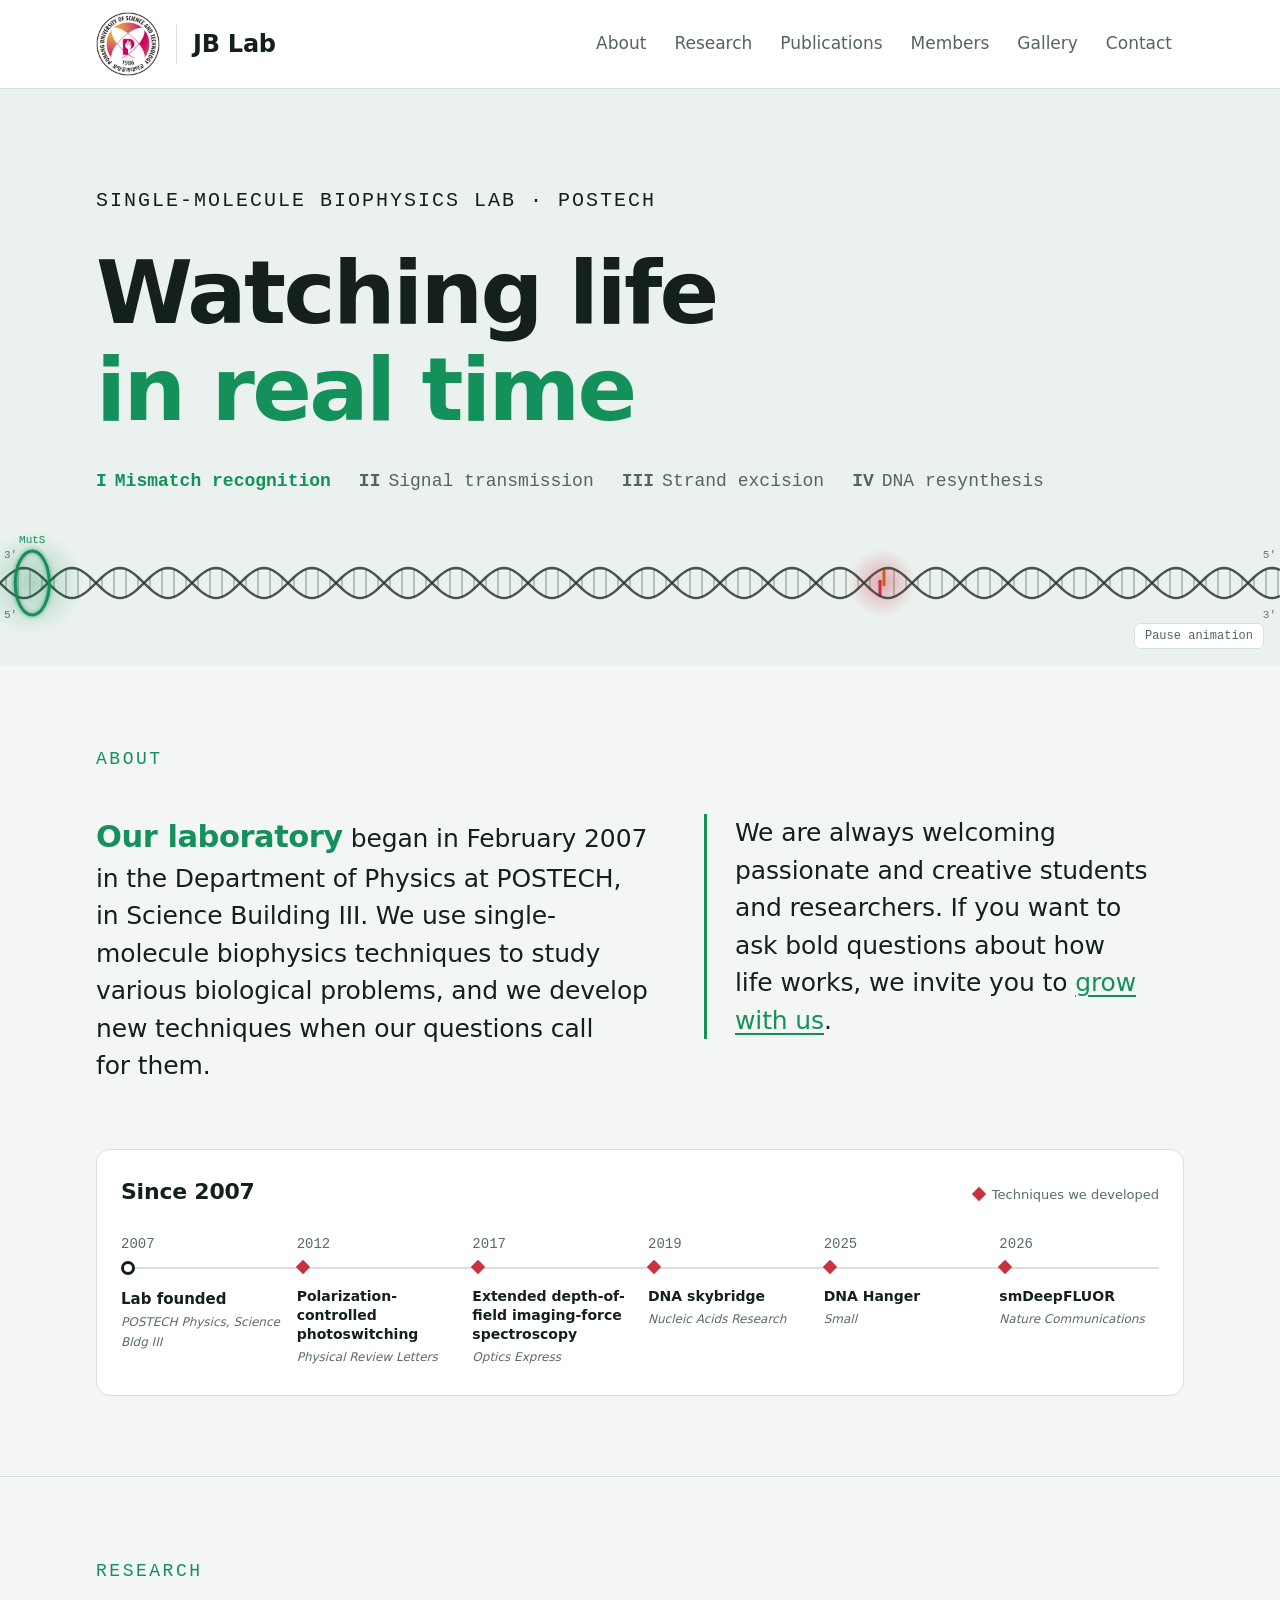
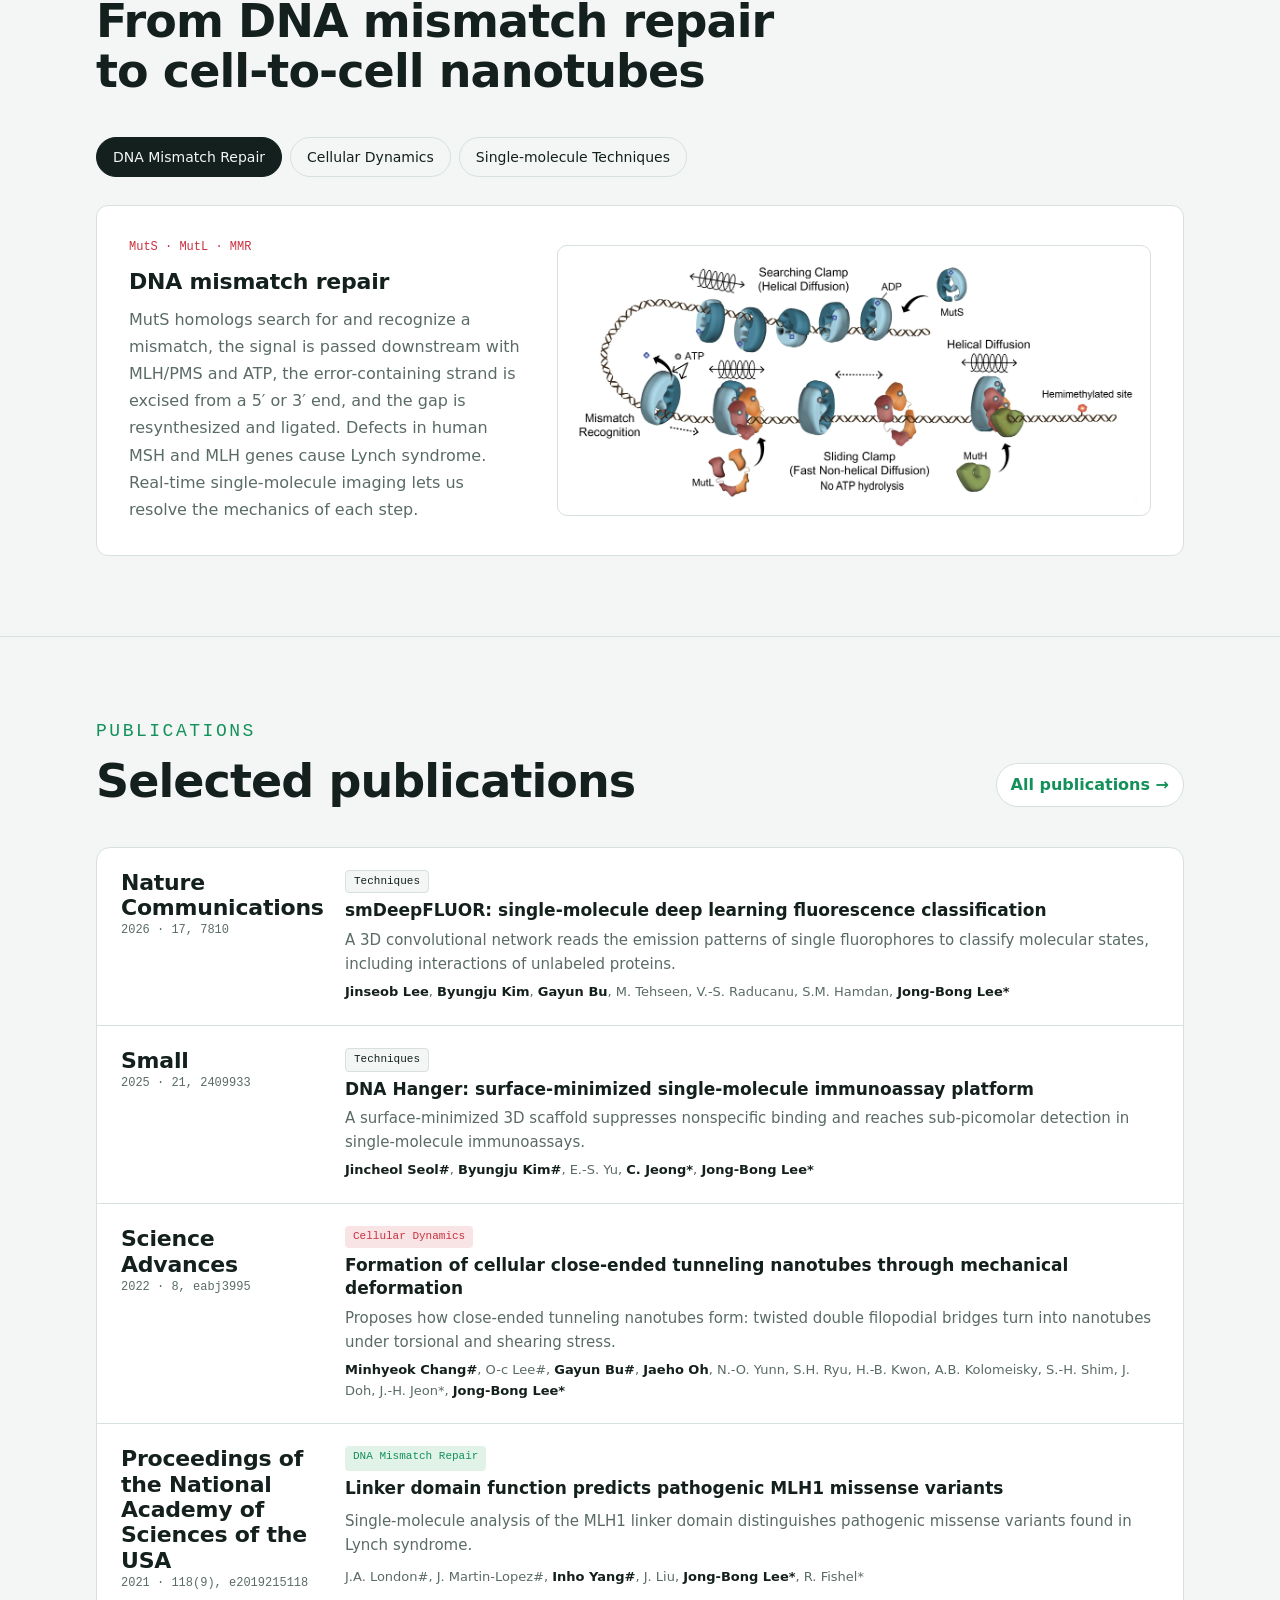
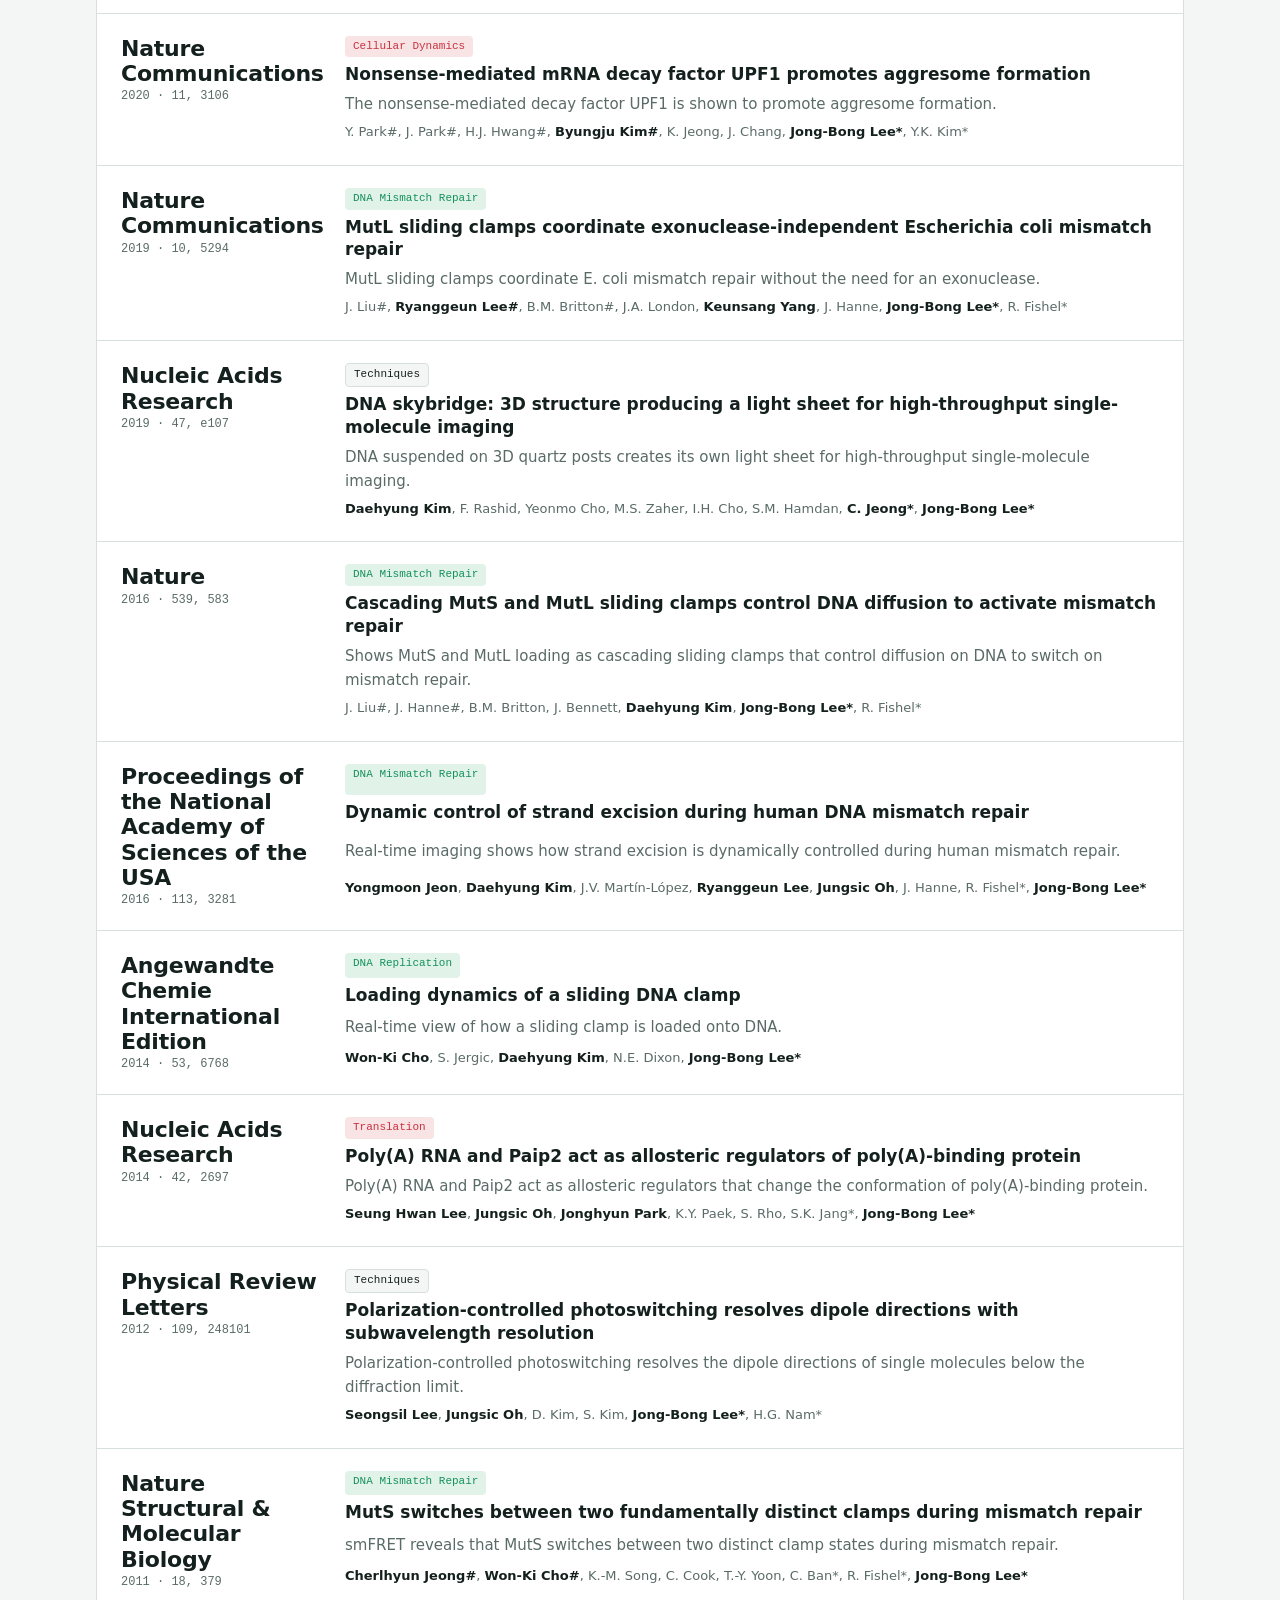
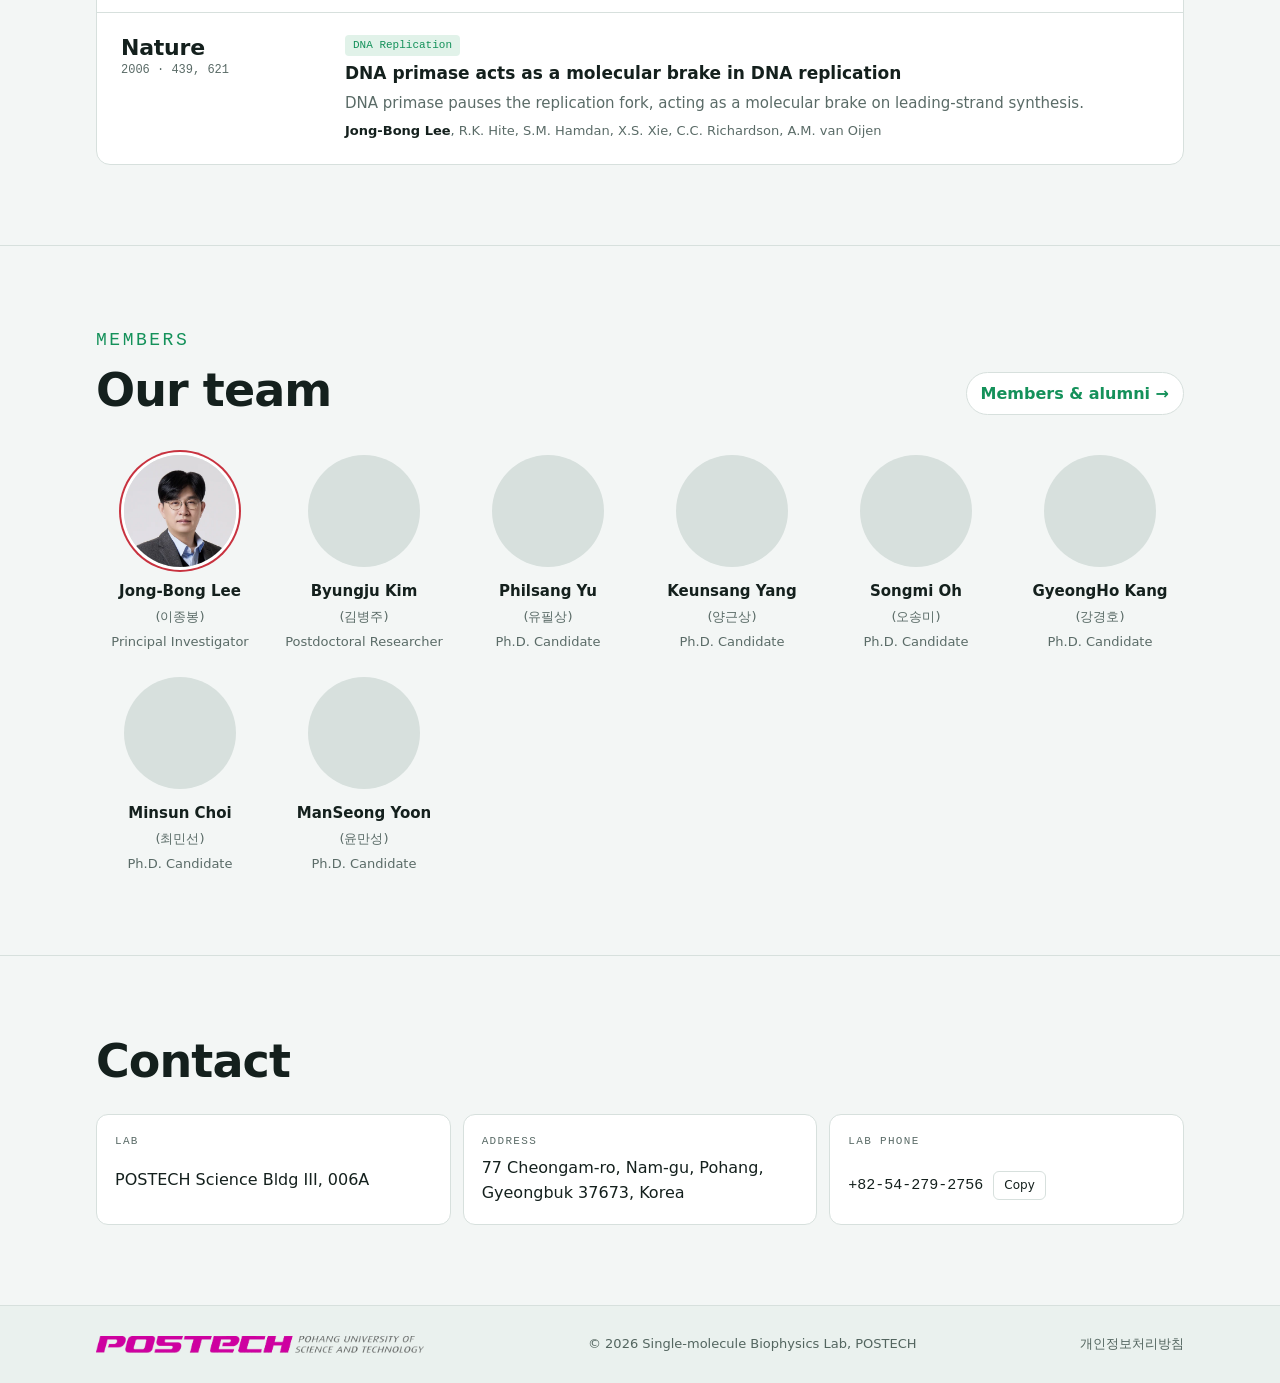
<file: index.html>
<!doctype html>
<html lang="en">
<head>
<meta charset="utf-8">
<meta http-equiv="Content-Security-Policy" content="default-src 'self'; script-src 'self'; style-src 'self' https://fonts.googleapis.com; font-src 'self' https://fonts.gstatic.com; img-src 'self' data:; media-src 'self'; connect-src 'self'; object-src 'none'; base-uri 'self'; form-action 'none'; upgrade-insecure-requests">
<meta name="referrer" content="strict-origin-when-cross-origin">
<meta http-equiv="X-Content-Type-Options" content="nosniff">
<meta name="viewport" content="width=device-width, initial-scale=1, viewport-fit=cover">
<title>JB Lab · Single-molecule Biophysics Lab, POSTECH</title>
<meta name="description" content="Jong-Bong Lee's Single-molecule Biophysics Lab at POSTECH: DNA mismatch repair, tunneling nanotubes and single-molecule imaging techniques.">
<meta property="og:type" content="website">
<meta property="og:title" content="JB Lab · Single-molecule Biophysics Lab, POSTECH">
<meta property="og:description" content="Watching life in real time: single-molecule biophysics at POSTECH.">
<meta property="og:url" content="https://jblab.postech.ac.kr/">
<meta property="og:image" content="https://jblab.postech.ac.kr/img/og-image.png">
<link rel="canonical" href="https://jblab.postech.ac.kr/">
<link rel="icon" href="img/favicon.svg" type="image/svg+xml">
<link rel="icon" href="img/favicon-32.png" sizes="32x32" type="image/png">
<link rel="apple-touch-icon" href="img/apple-touch-icon.png">
<link rel="preconnect" href="https://fonts.googleapis.com">
<link rel="preconnect" href="https://fonts.gstatic.com" crossorigin>
<link rel="stylesheet" href="https://fonts.googleapis.com/css2?family=Bricolage+Grotesque:opsz,wght@12..96,400;12..96,600;12..96,800&family=IBM+Plex+Sans:wght@400;500;600&family=IBM+Plex+Mono:wght@400;500&family=Noto+Sans+KR:wght@400;600&display=swap">
<link rel="stylesheet" href="css/style.css">
</head>
<body>
<header class="top">
  <div class="wrap">
    <div class="brand-wrap">
      <a class="emblem" href="https://www.postech.ac.kr/kor/index.do" target="_blank" rel="noopener noreferrer" aria-label="POSTECH homepage"><img src="img/postech-emblem.png" alt="POSTECH emblem" width="192" height="192"></a>
      <span class="brand-div" aria-hidden="true"></span>
      <a class="brand" href="#top">JB Lab</a>
    </div>
    <nav class="main" aria-label="Sections">
      <a href="#about" data-sec="about">About</a><a href="#research" data-sec="research">Research</a><a href="#publications" data-view="publications">Publications</a><a href="#members" data-view="members">Members</a><a href="#gallery" data-view="gallery">Gallery</a><a href="#contact" data-sec="contact">Contact</a>
    </nav>
  </div>
</header>

<main>
<div class="view" data-view="home">
<div class="hero" id="top">
  <canvas id="field" aria-hidden="true"></canvas>
  <div class="wrap">
    <div class="eyebrow">Single-molecule Biophysics Lab · POSTECH</div>
    <h1>Watching life <em>in real time</em></h1>
    <ol class="stages" id="stages" aria-label="DNA mismatch repair steps shown in the animation">
      <li class="on"><b>I</b>Mismatch recognition</li>
      <li><b>II</b>Signal transmission</li>
      <li><b>III</b>Strand excision</li>
      <li><b>IV</b>DNA resynthesis</li>
    </ol>
  </div>
  <button class="anim-btn" id="anim-btn" type="button" aria-pressed="false">Pause animation</button>
</div>
<section id="about">
  <div class="wrap welcome">
    <div class="sec-head about-head">
      <div class="eyebrow">About</div>
    </div>
    <div class="body">
      <p><strong class="lead-in">Our laboratory</strong> began in February 2007 in the Department of Physics at POSTECH, in Science Building III. We use single-molecule biophysics techniques to study various biological problems, and we develop new techniques when our questions call for them.</p>
      <p>We are always welcoming passionate and creative students and researchers. If you want to ask bold questions about how life works, we invite you to <a href="#contact">grow with us</a>.</p>
    </div>
    <figure class="since" lang="en" aria-labelledby="since-cap">
      <figcaption id="since-cap">
        <span class="since-title">Since 2007</span>
        <span class="since-key"><span><i class="mk tool"></i>Techniques we developed</span></span>
      </figcaption>
      <ol class="tl">
        <li class="start"><span class="yr">2007</span><i class="mk start"></i><b>Lab founded</b><span class="src">POSTECH Physics, Science Bldg III</span></li>
        <li class="tool"><span class="yr">2012</span><i class="mk tool"></i><b>Polarization-controlled photoswitching</b><span class="src">Physical Review Letters</span></li>
        <li class="tool"><span class="yr">2017</span><i class="mk tool"></i><b>Extended depth-of-field imaging-force spectroscopy</b><span class="src">Optics Express</span></li>
        <li class="tool"><span class="yr">2019</span><i class="mk tool"></i><b>DNA skybridge</b><span class="src">Nucleic Acids Research</span></li>
        <li class="tool"><span class="yr">2025</span><i class="mk tool"></i><b>DNA Hanger</b><span class="src">Small</span></li>
        <li class="tool"><span class="yr">2026</span><i class="mk tool"></i><b>smDeepFLUOR</b><span class="src">Nature Communications</span></li>
      </ol>
    </figure>
  </div>
</section>

<section id="research">
  <div class="wrap">
    <div class="sec-head">
      <div class="eyebrow">Research</div>
      <h2>From DNA mismatch repair to cell-to-cell nanotubes</h2>
    </div>
    <div class="tabs" role="tablist" aria-label="Research programs">
      <button class="tab" role="tab" id="tab-dna" aria-selected="true" data-g="dna">DNA Mismatch Repair</button>
      <button class="tab" role="tab" id="tab-cell" aria-selected="false" data-g="cell">Cellular Dynamics</button>
      <button class="tab" role="tab" id="tab-tech" aria-selected="false" data-g="tech">Single-molecule Techniques</button>
    </div>
    <div class="topics" id="topics" role="tabpanel"></div>
  </div>
</section>

<section id="highlights">
  <div class="wrap">
    <div class="sec-head row-head"><div><div class="eyebrow">Publications</div><h2>Selected publications</h2></div><a class="more-link" href="#publications">All publications &rarr;</a></div>
    <ol class="sel-list" id="selected"></ol>
  </div>
</section>

<section id="team">
  <div class="wrap">
    <div class="sec-head row-head"><div><div class="eyebrow">Members</div><h2>Our team</h2></div><a class="more-link" href="#members">Members &amp; alumni &rarr;</a></div>
    <ul class="team-grid" id="team-grid"></ul>
  </div>
</section>

<section id="contact">
  <div class="wrap contact">
    <div class="sec-head"><h2>Contact</h2></div>
    <div class="cards">
      <div class="cinfo"><span class="eyebrow">Lab</span><span>POSTECH Science Bldg III, 006A</span></div>
      <div class="cinfo"><span class="eyebrow">Address</span><span>77 Cheongam-ro, Nam-gu, Pohang, Gyeongbuk 37673, Korea</span></div>
      <div class="cinfo"><span class="eyebrow">Lab phone</span><div class="copyrow"><span>+82-54-279-2756</span><button class="copy" id="copy-tel" data-v="+82-54-279-2756">Copy</button></div></div>
    </div>
  </div>
</section>
</div>
<div class="view" data-view="publications" hidden>
<section class="page" aria-labelledby="pubs-title">
  <div class="wrap">
    <div class="sec-head">
      <div class="eyebrow">Publications</div>
      <h2 id="pubs-title">Papers &amp; preprints</h2>
      <p>Corresponding authors marked with *, equal contribution with #.</p>
    </div>
    <div class="pub-tools">
      <div class="tabs tabs-flush" role="group" aria-label="Filter">
        <button class="tab" id="f-all" aria-pressed="true" aria-selected="true" data-f="all">All</button>
        <button class="tab" id="f-paper" aria-selected="false" data-f="paper">Papers</button>
        <button class="tab" id="f-pre" aria-selected="false" data-f="pre">Preprints</button>
      </div>
      <input id="pub-search" type="search" placeholder="Search title, author or journal" aria-label="Search publications">
      <span class="pub-count" id="pub-count"></span>
    </div>
    <div id="pub-list"></div>
  </div>
</section>
</div>
<div class="view" data-view="members" hidden>
<section class="page" aria-labelledby="people-title">
  <div class="wrap">
    <div class="sec-head"><div class="eyebrow" id="people-title">Members</div></div>
    <div class="group-label first">Principal Investigator · Professor</div>
    <div class="pi">
      <div class="avatar photo"><img src="img/people/jblee.webp" alt="Jong-Bong Lee" width="320" height="320"></div>
      <div>
        <h3>Jong-Bong Lee <span class="ko pi-ko">(이종봉)</span></h3>
        <p class="pi-title">Professor, Department of Physics &amp; I-BIO, POSTECH<br>Vice President of Academic Affairs, POSTECH</p>
        <dl class="facts">
          <dt>Office</dt><dd>Science Bldg III, Room 215 (공학3동 215호)</dd>
          <dt>Tel</dt><dd>054-279-2095</dd>
          <dt>E-mail</dt><dd class="mono">jblee@postech.ac.kr</dd>
        </dl>
      </div>
      <div class="pi-bio">
        <div class="bio-cols">
          <div class="bio-col" role="group" aria-labelledby="bio-edu"><h4 id="bio-edu">Education</h4><ul class="cv cv-short">
            <li><time>2004</time><span>Ph.D., Physics, Brandeis University, USA <small>Advisor: Prof. Robert B. Meyer</small></span></li>
            <li><time>1996</time><span>M.S., Physics, Sogang University <small>Advisor: Prof. Sin-Doo Lee</small></span></li>
            <li><time>1993</time><span>B.S., Physics (minor in Mathematics), Sogang University</span></li>
          </ul></div>
          <div class="bio-col" role="group" aria-labelledby="bio-car"><h4 id="bio-car">Career</h4><ul class="cv">
            <li><time>2023 ~ Present</time><span>Vice President of Academic Affairs, POSTECH</span></li>
            <li><time>2007 ~ Present</time><span>Assistant, Associate and Full Professor, Department of Physics, POSTECH</span></li>
            <li><time>2019 ~ 2023</time><span>Head, Division of Interdisciplinary Bioscience &amp; Bioengineering (I-BIO), POSTECH</span></li>
            <li><time>2017 ~ 2019</time><span>Mueunjae-Chaired Professor, POSTECH</span></li>
            <li><time>2004 ~ 2007</time><span>Postdoctoral Researcher, Harvard Medical School, USA</span></li>
          </ul></div>
          <div class="bio-col" role="group" aria-labelledby="bio-svc"><h4 id="bio-svc">Service</h4><ul class="cv">
            <li><time>2021 ~ Present</time><span>Member, Commission on Biological Physics, International Union of Pure and Applied Physics (IUPAP)</span></li>
            <li><time>2025 ~ 2026</time><span>Auditor, Asia Pacific Center for Theoretical Physics (APCTP)</span></li>
            <li><time>2019 ~ 2021</time><span>Chair, Division of Biological Physics, Korean Physical Society</span></li>
          </ul></div>
        </div>
      </div>
    </div>
    <div class="group-label">Postdoctoral Researcher</div>
    <div class="people" id="postdocs"></div>
    <div class="group-label">Graduate Students</div>
    <div class="people" id="students"></div>
    <div class="group-label">Alumni</div>
    <div class="alumni" id="alumni"></div>
  </div>
</section>
</div>
<div class="view" data-view="gallery" hidden>
<section class="page" aria-labelledby="gallery-title">
  <div class="wrap">
    <div class="sec-head"><div class="eyebrow">Life in the lab</div><h2 id="gallery-title">Photo gallery</h2></div>
    <div class="gal-tools">
      <div class="tabs gal-years" id="gal-years" role="group" aria-label="Filter by year"></div>
      <span class="pub-count" id="gal-count"></span>
    </div>
    <div id="gal-list"></div>
  </div>
</section>
</div>
</main>
<div class="lb" id="lb" hidden role="dialog" aria-modal="true" aria-labelledby="lb-title">
  <div class="lb-bar">
    <div class="lb-meta"><b id="lb-title"></b><span id="lb-sub"></span></div>
    <button class="lb-btn" id="lb-close" type="button" aria-label="Close">&times;</button>
  </div>
  <div class="lb-stage">
    <button class="lb-btn lb-nav" id="lb-prev" type="button" aria-label="Previous photo">&lsaquo;</button>
    <img id="lb-img" alt="">
    <button class="lb-btn lb-nav" id="lb-next" type="button" aria-label="Next photo">&rsaquo;</button>
  </div>
</div>

<footer>
  <div class="wrap">
    <a class="univ" href="https://www.postech.ac.kr/kor/index.do" target="_blank" rel="noopener noreferrer" aria-label="POSTECH homepage"><img src="img/postech-logo.webp" alt="POSTECH, Pohang University of Science and Technology" width="1855" height="96"></a>
    <span class="copy-note">© 2026 Single-molecule Biophysics Lab, POSTECH</span>
    <a class="privacy" href="https://www.postech.ac.kr/kor/usage-guide/privacy_policy.do" target="_blank" rel="noopener noreferrer" lang="ko">개인정보처리방침</a>
  </div>
</footer>

<script src="js/main.js" defer></script>
</body>
</html>
</file>
<file: css/style.css>
/* JB Lab - Single-molecule Biophysics Lab, POSTECH */
html{color-scheme:light;padding-top:env(safe-area-inset-top,0px);padding-bottom:env(safe-area-inset-bottom,0px)}
body{margin:0}
img,video{max-width:100%}
[hidden]{display:none!important}
/* Layout: a pale mint masthead with the mismatch-repair animation, then a cool lab-bench page; one light theme everywhere to keep it easy on the eyes. */
:root{
  --bg:#f3f6f5; --surface:#ffffff; --fg:#14201d; --muted:#5a6b67; --line:#d7e0dd;
  --donor:#14915a; --acceptor:#c8323f; --donor-soft:#e1f2e9; --acceptor-soft:#f8e3e5;
  --field:#eaf1ee; --field-fg:#14201d; --field-muted:#53655f;
  --f-display:"Bricolage Grotesque","Noto Sans KR",system-ui,sans-serif;
  --f-body:"IBM Plex Sans","Noto Sans KR",system-ui,sans-serif;
  --f-mono:"IBM Plex Mono",ui-monospace,Menlo,monospace;
  color-scheme:light;
}

*{box-sizing:border-box}
html{scroll-behavior:smooth;scroll-padding-top:92px}
@media (prefers-reduced-motion: reduce){html{scroll-behavior:auto}}
body{background:var(--bg);color:var(--fg);font-family:var(--f-body);font-size:16px;line-height:1.6}
body::before{content:"";position:fixed;inset:0 0 auto;height:env(safe-area-inset-top,0px);z-index:10;background:var(--surface)}
a{color:inherit}
:focus-visible{outline:2px solid var(--donor);outline-offset:3px;border-radius:4px}
.wrap{max-width:1120px;margin:0 auto;padding-left:max(16px,env(safe-area-inset-left,0px));padding-right:max(16px,env(safe-area-inset-right,0px))}
h1,h2,h3{font-family:var(--f-display);text-wrap:balance;margin:0;line-height:1.1}
.eyebrow{font-family:var(--f-mono);font-size:12px;letter-spacing:.12em;text-transform:uppercase;color:var(--muted)}

/* header */
header.top{position:sticky;top:env(safe-area-inset-top,0px);z-index:20;background:var(--surface);color:var(--field-fg);border-bottom:1px solid var(--line)}
header.top .wrap{display:flex;align-items:center;gap:16px;padding-block:12px;flex-wrap:wrap}
.brand{display:flex;align-items:center;gap:10px;text-decoration:none;font-family:var(--f-display);font-weight:800;font-size:clamp(20px,2vw,24px);letter-spacing:-.01em}
.brand-wrap{display:flex;align-items:center;gap:16px}
.emblem{display:block;flex:none;border-radius:50%}
.emblem img{display:block;width:64px;height:64px}
@media (max-width:820px){.emblem img{width:52px;height:52px}}
.brand-div{width:1px;height:40px;background:var(--line)}
nav.main{margin-left:auto;display:flex;gap:4px;flex-wrap:wrap}
nav.main a{text-decoration:none;font-size:17px;font-weight:500;color:var(--field-muted);padding:8px 12px;border-radius:6px;white-space:nowrap}
nav.main a:hover{color:var(--field-fg);background:var(--donor-soft)}
nav.main a.on{color:var(--field-fg);background:var(--donor-soft);box-shadow:inset 0 -2px 0 var(--donor)}
/* pages: home scrolls through the lab; Publications, Members and Gallery are separate views routed on the URL hash */
.page{padding-block:64px 88px}
.page .sec-head h2{font-size:clamp(34px,5vw,54px)}
.sec-head.row-head{display:flex;justify-content:space-between;align-items:flex-end;gap:12px 24px;flex-wrap:wrap}
.row-head > div{display:grid;gap:10px}
.more-link{font-weight:600;color:var(--donor);text-decoration:none;white-space:nowrap;padding:8px 14px;border:1px solid var(--line);border-radius:999px;background:var(--surface)}
.more-link:hover{border-color:var(--donor)}
.team-grid{list-style:none;margin:0;padding:0;display:grid;grid-template-columns:repeat(auto-fill,minmax(min(100%,150px),1fr));gap:24px 16px}
.team-grid li{display:grid;justify-items:center;text-align:center;gap:4px}
.team-grid .avatar{width:112px;height:112px;margin-bottom:8px;font-size:28px}
.team-grid li.lead .avatar{box-shadow:0 0 0 3px var(--surface),0 0 0 5px var(--acceptor)}
.team-grid b{font-weight:600;font-size:15px}
.team-grid .ko{font-family:"Noto Sans KR",var(--f-body);font-size:13px;color:var(--muted)}
.team-grid .role{font-size:13px;color:var(--muted)}

/* hero */
.hero{background:var(--field);color:var(--field-fg);position:relative;overflow:hidden}
.hero canvas{position:absolute;inset:0;width:100%;height:100%;display:block}
.hero .wrap{position:relative;padding-block:96px 170px;display:grid;gap:28px}
.hero .eyebrow{color:var(--field-fg);font-size:clamp(15px,1.9vw,20px);letter-spacing:.1em;font-weight:500}
.hero h1{font-size:clamp(40px,7.5vw,88px);font-weight:800;letter-spacing:-.03em;max-width:13ch}
.hero h1 em{font-style:normal;color:var(--donor)}
.hero p{max-width:56ch;font-size:18px;color:var(--muted);margin:0}
.hero .meta{display:flex;gap:24px;flex-wrap:wrap;font-family:var(--f-mono);font-size:13px;color:var(--field-muted)}
.hero .meta b{display:block;font-family:var(--f-display);font-size:30px;color:var(--field-fg);font-weight:600}
.scalebar{position:absolute;right:max(16px,env(safe-area-inset-right,0px));bottom:20px;font-family:var(--f-mono);font-size:11px;color:var(--field-muted);text-align:center}
.scalebar span{display:block;width:72px;height:4px;background:var(--field-fg);margin-bottom:4px}
.stages{list-style:none;margin:0;padding:0;display:flex;gap:10px 28px;flex-wrap:wrap;font-family:var(--f-mono);font-size:clamp(15px,1.6vw,18px);color:var(--field-muted)}
.stages li{transition:color .3s}
.stages li b{font-weight:600;margin-right:8px}
.stages li.on{color:var(--donor);font-weight:600}
.anim-btn{position:absolute;right:max(16px,env(safe-area-inset-right,0px));bottom:16px;z-index:2;font:500 12px var(--f-mono);color:var(--field-muted);background:var(--surface);border:1px solid var(--line);border-radius:6px;padding:5px 10px;cursor:pointer}
.anim-btn:hover{color:var(--field-fg);border-color:var(--donor)}

section{padding-block:80px}
section + section{border-top:1px solid var(--line)}
.sec-head{display:grid;gap:10px;margin-bottom:40px}
.sec-head h2{font-size:clamp(30px,4.5vw,46px);font-weight:800;letter-spacing:-.02em}
.sec-head p{margin:0;color:var(--muted);max-width:62ch}
.sec-head .eyebrow{font-size:clamp(15px,1.6vw,18px);font-weight:500;letter-spacing:.14em;color:var(--donor)}

/* welcome */
.welcome{display:grid;gap:48px}
.about-head{margin-bottom:-8px}
.lead-in{font-family:var(--f-display);font-weight:800;font-size:1.22em;letter-spacing:-.015em;color:var(--donor)}
.welcome .body{display:grid;grid-template-columns:minmax(0,1.15fr) minmax(0,1fr);gap:28px 56px;align-items:start}
.welcome .body p{margin:0;font-family:var(--f-display);font-size:clamp(20px,2.1vw,25px);font-weight:400;line-height:1.5;letter-spacing:-.005em;text-wrap:pretty}
.welcome .body p + p{padding-left:28px;border-left:3px solid var(--donor);color:var(--fg)}
.welcome .body a{color:var(--donor);text-underline-offset:4px}
@media (max-width:820px){.welcome .body{grid-template-columns:1fr}.welcome .body p + p{padding-left:18px}}
/* milestone timeline: horizontal track on wide screens, vertical on phones; evenly spaced, not to scale */
.since{margin:0;background:var(--surface);border:1px solid var(--line);border-radius:14px;padding:24px 24px 28px}
.since figcaption{display:flex;justify-content:space-between;align-items:baseline;gap:12px 24px;flex-wrap:wrap;margin-bottom:24px}
.since-title{font-family:var(--f-display);font-weight:800;font-size:22px;letter-spacing:-.01em}
.since-key{display:flex;gap:18px;flex-wrap:wrap;font-size:13px;color:var(--muted)}
.since-key i{margin-right:7px;vertical-align:-1px}
.mk{display:inline-block;width:12px;height:12px;flex:none}
.mk.bio{border-radius:50%;background:var(--donor)}
.mk.tool{background:var(--acceptor);transform:rotate(45deg) scale(.85)}
.mk.start{border-radius:50%;background:var(--surface);border:3px solid var(--fg);width:14px;height:14px}
.tl{list-style:none;margin:0;padding:0;display:grid;grid-template-columns:repeat(6,minmax(0,1fr));gap:0 16px;position:relative}
.tl::before{content:"";position:absolute;left:0;right:0;top:34px;height:2px;background:var(--line)}
.tl li{display:flex;flex-direction:column;gap:4px;min-width:0;position:relative}
.tl .yr{font-family:var(--f-mono);font-size:14px;font-weight:500;font-variant-numeric:tabular-nums;color:var(--muted);height:22px}
.tl li .mk{margin:2px 0 10px;position:relative}
.tl b{font-weight:600;font-size:14px;line-height:1.35;hyphens:auto;overflow-wrap:break-word}
.tl .src{font-size:12px;color:var(--muted);font-style:italic}
.tl li.start b{font-size:15px}
@media (max-width:900px){
  .tl{grid-template-columns:1fr;gap:18px;padding-left:28px}
  .tl::before{left:6px;right:auto;top:6px;bottom:6px;width:2px;height:auto}
  .tl li{display:grid;grid-template-columns:52px minmax(0,1fr);column-gap:10px;row-gap:2px}
  .tl .yr{grid-row:1/3;height:auto;padding-top:1px}
  .tl li .mk{position:absolute;left:-28px;top:3px;margin:0}
  .tl b,.tl .src{grid-column:2}
}
.welcome .lead{font-family:var(--f-display);font-size:clamp(22px,2.6vw,30px);font-weight:600;line-height:1.3;letter-spacing:-.01em}
.welcome .lead span{color:var(--donor)}
.welcome .body p{margin:0 0 16px;max-width:62ch}
.trace{margin-top:28px;background:var(--surface);border:1px solid var(--line);border-radius:10px;padding:16px}
.trace svg{width:100%;height:auto;display:block}
.trace figcaption{font-family:var(--f-mono);font-size:12px;color:var(--muted);margin-top:8px}

/* research */
.tabs{display:flex;gap:8px;flex-wrap:wrap;margin-bottom:28px}
.tab{font:inherit;font-size:14px;font-weight:500;padding:8px 16px;border-radius:999px;border:1px solid var(--line);background:transparent;color:var(--fg);cursor:pointer}
.tab[aria-selected="true"],.tab[aria-pressed="true"]{background:var(--fg);color:var(--bg);border-color:var(--fg)}
.topics{display:grid;grid-template-columns:repeat(auto-fit,minmax(min(100%,320px),1fr));gap:20px}
.topic{background:var(--surface);border:1px solid var(--line);border-radius:12px;padding:24px;display:flex;flex-direction:column;gap:12px;min-width:0}
.topic .k{font-family:var(--f-mono);font-size:12px;color:var(--acceptor)}
.topic h3{font-size:22px;font-weight:600;letter-spacing:-.01em}
.topic p{margin:0;color:var(--muted);font-size:15px}
.topic-text{display:flex;flex-direction:column;gap:12px;min-width:0}
.topic.side{display:grid;grid-template-columns:minmax(0,1fr) minmax(0,1.5fr);gap:32px;align-items:center;padding:32px}
.topic.side .topic-text p{font-size:16px;line-height:1.7}
.topic.side .refs{margin-top:8px}
.topic.side .topic-fig{margin:0}
.topic.side.wide{grid-template-columns:minmax(0,1fr) minmax(0,2.1fr);gap:28px}
.topic.side.wide .topic-media{gap:12px}
.topic.side.wide .topic-fig{padding:8px}
@media (max-width:1100px){.topic.side.wide{grid-template-columns:1fr;gap:20px}}
.topics .topic{grid-column:1/-1}
.topic:not(.side) .topic-media{margin-top:8px;align-items:stretch}
.topic:not(.side) .topic-media .topic-fig{margin:0;display:flex;align-items:center}
.topic:not(.side) .topic-text p{max-width:80ch}
.topic-media{display:grid;grid-template-columns:minmax(0,1fr) minmax(0,1fr);gap:16px;align-items:center;min-width:0}
.topic-fig video{display:block;width:100%;height:auto;max-width:100%;border-radius:6px;background:#000}
.topic-fig.vid{background:var(--surface)}
.topic-fig figcaption{font-family:var(--f-mono);font-size:12px;color:var(--muted);margin-top:8px}
.topic-fig figcaption.legend{display:flex;flex-wrap:wrap;gap:6px 18px;font-size:13px;color:var(--fg)}
.topic-fig figcaption.legend i{display:inline-block;width:10px;height:10px;border-radius:50%;margin-right:7px;vertical-align:0}
@media (max-width:560px){.topic-media{grid-template-columns:1fr}}
@media (max-width:820px){.topic.side{grid-template-columns:1fr;gap:16px;padding:24px}}
.topic-fig{margin:8px 0 0;background:#fff;border:1px solid var(--line);border-radius:10px;padding:12px;overflow:hidden}
.topic-fig img{display:block;width:100%;height:auto;max-width:100%}
.topic .refs{margin-top:auto;padding-top:8px;display:flex;flex-direction:column;gap:6px;font-size:13px}
.topic .refs a{color:var(--fg);text-decoration-color:var(--line);text-underline-offset:3px}
.topic .refs a:hover{text-decoration-color:var(--donor)}

/* people */
.pi{display:grid;grid-template-columns:auto minmax(0,1fr);gap:28px;align-items:center;background:var(--surface);border:1px solid var(--line);border-radius:14px;padding:28px;margin-bottom:32px}
.avatar{width:56px;height:56px;border-radius:50%;display:grid;place-items:center;font-family:var(--f-display);font-weight:600;font-size:18px;background:var(--donor-soft);color:var(--donor);flex:none}
.avatar.photo{overflow:hidden;background:var(--line)}
.avatar.photo img{width:100%;height:100%;object-fit:cover;display:block}
.person .avatar{width:72px;height:72px}
.pi .avatar{width:104px;height:104px;font-size:34px;background:var(--acceptor-soft);color:var(--acceptor)}
.pi h3{font-size:28px;font-weight:800}
.pi .role{color:var(--muted);margin:4px 0 14px}
dl.facts{display:grid;grid-template-columns:auto 1fr;gap:4px 16px;margin:0;font-size:14px}
dl.facts dt{font-family:var(--f-mono);font-size:12px;color:var(--muted);padding-top:2px}
dl.facts dd{margin:0}
.group-label.first{margin-top:0}
.pi h3{margin-bottom:12px}
.pi-bio{grid-column:1/-1;border-top:1px solid var(--line);padding-top:22px;display:grid;gap:20px;min-width:0}
.pi-title{margin:-4px 0 14px;font-weight:500;line-height:1.55;color:var(--fg)}
.bio-cols{display:grid;grid-template-columns:repeat(auto-fit,minmax(min(100%,280px),1fr));gap:20px 32px}
.bio-cols h4{margin:0 0 10px;font-family:var(--f-display);font-size:16px;font-weight:800;color:var(--donor)}
.cv{list-style:none;margin:0;padding:0;display:grid;gap:9px}
.cv li{display:grid;grid-template-columns:118px minmax(0,1fr);gap:10px;font-size:14px;line-height:1.45}
.cv time{font-family:var(--f-mono);font-size:12.5px;color:var(--muted);padding-top:1px;font-variant-numeric:tabular-nums}
.cv small{display:block;color:var(--muted);font-size:12.5px}
.cv.cv-short li{grid-template-columns:52px minmax(0,1fr)}
.group-label{font-family:var(--f-display);font-size:clamp(22px,2.4vw,28px);font-weight:800;letter-spacing:-.01em;color:var(--fg);margin:48px 0 18px;padding-bottom:10px;border-bottom:2px solid var(--line)}
.people{display:grid;grid-template-columns:repeat(auto-fill,minmax(min(100%,320px),1fr));gap:14px}
.person .ko,.alum .ko{white-space:nowrap}
.person{display:flex;gap:14px;align-items:flex-start;padding:16px;background:var(--surface);border:1px solid var(--line);border-radius:12px;min-width:0}
.person > div{min-width:0}
.person b{display:block;font-weight:600}
.person .ko{font-family:"Noto Sans KR",var(--f-body);color:var(--muted);font-weight:400;font-size:14px}
.person .deg{font-size:13px;color:var(--muted);margin-top:2px}
.person .mail{font-family:var(--f-mono);font-size:12px;margin-top:6px;overflow-wrap:anywhere;color:var(--fg)}
.alumni{display:grid;grid-template-columns:repeat(auto-fill,minmax(min(100%,250px),1fr));gap:10px}
.alum{display:grid;gap:3px;align-content:start;padding:12px 14px;border:1px solid var(--line);border-radius:10px;background:var(--surface);min-width:0}
.alum b{font-weight:600;font-size:15px}
.alum .ko{font-family:"Noto Sans KR",var(--f-body);color:var(--muted);font-weight:400;font-size:13px}
.alum .deg{font-family:var(--f-mono);font-size:12px;color:var(--muted);font-variant-numeric:tabular-nums}
.alum b a{color:inherit;text-decoration:underline;text-decoration-color:var(--line);text-underline-offset:3px}
.alum b a:hover{text-decoration-color:var(--donor)}
.alum b a.home{text-decoration:none;color:var(--donor);font-size:13px}
.alum .now{font-size:13px;color:var(--donor);overflow-wrap:anywhere}

/* publications */
.pub-tools{display:flex;gap:12px;flex-wrap:wrap;align-items:center;margin-bottom:24px}
.pub-tools input{flex:1 1 260px;min-width:0;font:inherit;font-size:15px;padding:10px 14px;border:1px solid var(--line);border-radius:8px;background:var(--surface);color:var(--fg)}
.pub-count{font-family:var(--f-mono);font-size:13px;color:var(--muted);font-variant-numeric:tabular-nums}
.selected > p{margin:0 0 20px;color:var(--muted);font-size:15px}
.sel-list{list-style:none;margin:0;padding:0;border:1px solid var(--line);border-radius:14px;background:var(--surface);overflow:hidden}
.sel{display:grid;grid-template-columns:200px minmax(0,1fr);gap:24px;padding:22px 24px;border-top:1px solid var(--line)}
.sel:first-child{border-top:0}
.sel .jn{font-family:var(--f-display);font-weight:800;font-size:22px;line-height:1.15;letter-spacing:-.01em}
.sel .jn small{display:block;font-family:var(--f-mono);font-weight:400;font-size:12px;color:var(--muted);letter-spacing:0;margin-top:4px}
.sel .body{min-width:0;display:grid;gap:6px}
.sel a.t{font-weight:600;font-size:17px;line-height:1.35;text-decoration:none}
.sel a.t:hover{text-decoration:underline;text-decoration-color:var(--donor);text-underline-offset:3px}
.sel .why{margin:0;font-size:15px;color:var(--muted)}
.sel .au{font-size:13px;color:var(--muted)}
.sel .au strong{color:var(--fg);font-weight:600}
.area{justify-self:start;font-family:var(--f-mono);font-size:11px;padding:2px 8px;border-radius:4px}
.area.dna{background:var(--donor-soft);color:var(--donor)}
.area.cell{background:var(--acceptor-soft);color:var(--acceptor)}
.area.tech{background:var(--bg);color:var(--fg);border:1px solid var(--line)}
.all-head{font-size:24px;font-weight:800;letter-spacing:-.01em;margin-bottom:16px}
@media (max-width:820px){.sel{grid-template-columns:1fr;gap:8px;padding:18px}}
.year{display:grid;grid-template-columns:88px minmax(0,1fr);gap:20px;padding-block:18px;border-top:1px solid var(--line)}
.year > h3{font-family:var(--f-mono);font-weight:500;font-size:15px;color:var(--muted);padding-top:3px;font-variant-numeric:tabular-nums}
.year ol{list-style:none;margin:0;padding:0;display:grid;gap:18px}
.pub a.t{font-weight:600;text-decoration:none;line-height:1.4}
.pub a.t:hover{text-decoration:underline;text-decoration-color:var(--donor);text-underline-offset:3px}
.pub .au{font-size:14px;color:var(--muted);margin-top:2px}
.pub .au strong{color:var(--fg);font-weight:600}
.pub .jr{font-size:14px;margin-top:2px}
.pub .jr i{font-style:italic}
.badge{display:inline-block;font-family:var(--f-mono);font-size:11px;padding:1px 7px;border-radius:4px;margin-left:6px;vertical-align:1px}
.badge.pre{background:var(--donor-soft);color:var(--donor)}
.badge.note{background:var(--acceptor-soft);color:var(--acceptor)}
.empty{color:var(--muted);padding:24px 0}

/* gallery */
.gal-tools{display:flex;justify-content:space-between;align-items:center;gap:12px;flex-wrap:wrap;margin-bottom:8px}
.gal-years{margin:0;flex-wrap:wrap}
.gal-year{font-family:var(--f-display);font-weight:800;font-size:clamp(22px,2.4vw,28px);margin:40px 0 16px;padding-bottom:10px;border-bottom:2px solid var(--line);font-variant-numeric:tabular-nums}
.gal-grid{display:grid;grid-template-columns:repeat(auto-fill,minmax(min(100%,240px),1fr));gap:18px}
.album{all:unset;box-sizing:border-box;cursor:pointer;display:grid;gap:6px;align-content:start;min-width:0}
.album .cover{margin-bottom:4px}
.album:focus-visible{outline:2px solid var(--donor);outline-offset:4px;border-radius:10px}
.album .cover{position:relative;aspect-ratio:4/3;max-width:100%;border-radius:10px;overflow:hidden;background:var(--line)}
.album .cover img{width:100%;height:100%;object-fit:cover;display:block;transition:transform .35s ease}
.album:hover .cover img{transform:scale(1.04)}
@media (prefers-reduced-motion:reduce){.album .cover img{transition:none}.album:hover .cover img{transform:none}}
.album .count{position:absolute;right:8px;bottom:8px;font:600 12px var(--f-mono);padding:3px 8px;border-radius:999px;background:var(--surface);color:var(--fg)}
.album b{font-weight:600;font-size:15px;line-height:1.35}
.album time{font-family:var(--f-mono);font-size:12px;color:var(--muted)}
[hidden]{display:none!important}
.lb{position:fixed;inset:0;z-index:50;background:var(--bg);display:grid;grid-template-rows:auto 1fr;padding:max(12px,env(safe-area-inset-top,0px)) max(12px,env(safe-area-inset-right,0px)) max(12px,env(safe-area-inset-bottom,0px)) max(12px,env(safe-area-inset-left,0px))}
.lb-bar{display:flex;justify-content:space-between;align-items:flex-start;gap:16px;padding:4px 4px 12px}
.lb-meta{display:grid;gap:2px;min-width:0}
.lb-meta b{font-family:var(--f-display);font-size:clamp(17px,2vw,22px);font-weight:700}
.lb-meta span{font-family:var(--f-mono);font-size:13px;color:var(--muted)}
.lb-stage{position:relative;display:flex;align-items:center;justify-content:center;min-height:0}
.lb-stage img{width:auto;height:auto;max-width:calc(100% - 112px);max-height:calc(100dvh - 140px);border-radius:8px;box-shadow:0 10px 40px rgba(0,0,0,.18)}
.lb-btn{font:inherit;font-size:28px;line-height:1;width:44px;height:44px;border-radius:50%;border:1px solid var(--line);background:var(--surface);color:var(--fg);cursor:pointer;flex:none}
.lb-btn:hover{border-color:var(--donor);color:var(--donor)}
.lb-nav{position:absolute;top:50%;transform:translateY(-50%);font-size:34px}
#lb-prev{left:4px}#lb-next{right:4px}
.lb-nav[disabled]{opacity:.3;cursor:default}
@media (max-width:600px){.lb-stage{padding-bottom:56px}.lb-stage img{max-width:100%;max-height:calc(100dvh - 200px)}.lb-nav{top:auto;bottom:0;transform:none}}

/* contact */
.contact .sec-head{margin-bottom:28px}
.cards{display:grid;grid-template-columns:repeat(auto-fit,minmax(min(100%,240px),1fr));gap:12px}
.cinfo{background:var(--surface);border:1px solid var(--line);border-radius:12px;padding:18px;display:grid;gap:4px}
.cinfo .eyebrow{font-size:11px}
.copyrow{display:flex;gap:10px;align-items:center;flex-wrap:wrap}
.copyrow span{font-family:var(--f-mono);font-size:15px;user-select:all;overflow-wrap:anywhere}
.copy{font:inherit;font-size:12px;padding:4px 10px;border-radius:6px;border:1px solid var(--line);background:transparent;color:var(--fg);cursor:pointer}
.copy:hover{border-color:var(--donor);color:var(--donor)}
footer{background:var(--field);color:var(--field-muted);font-size:13px;border-top:1px solid var(--line)}
footer .wrap{padding-block:28px;display:flex;gap:16px;flex-wrap:wrap;justify-content:space-between}
footer a{color:var(--field-fg)}
footer .wrap{align-items:center}
footer a.univ{display:block;line-height:0}
footer a.univ img{display:block;height:17px;width:auto;max-width:100%}
@media (max-width:820px){footer a.univ img{height:auto;width:100%;max-width:240px}}
footer a.univ:hover img{opacity:.85}
footer .copy-note{flex:1 1 auto;text-align:center}
footer a.privacy{font-family:"Noto Sans KR",var(--f-body);color:var(--field-muted);text-decoration:none;white-space:nowrap}
footer a.privacy:hover{color:var(--field-fg);text-decoration:underline;text-underline-offset:3px}
@media (max-width:820px){footer .copy-note{flex-basis:100%;text-align:left;order:3}footer a.privacy{order:2}}


@media (max-width:820px){
  .welcome,.contact{grid-template-columns:1fr;gap:32px}
  .pi{grid-template-columns:1fr}
  .year{grid-template-columns:1fr;gap:8px}
  nav.main{margin-left:0;width:100%;overflow-x:auto;flex-wrap:nowrap}
  .hero .wrap{padding-block:64px 160px}
}
.pi-ko{font-family:'Noto Sans KR',sans-serif;font-weight:400;font-size:20px;color:var(--muted)}
.mono{font-family:var(--f-mono)}
.tabs.tabs-flush{margin:0}
.dot-green{background:#2fbf4f}.dot-red{background:#e8333f}
</file>
